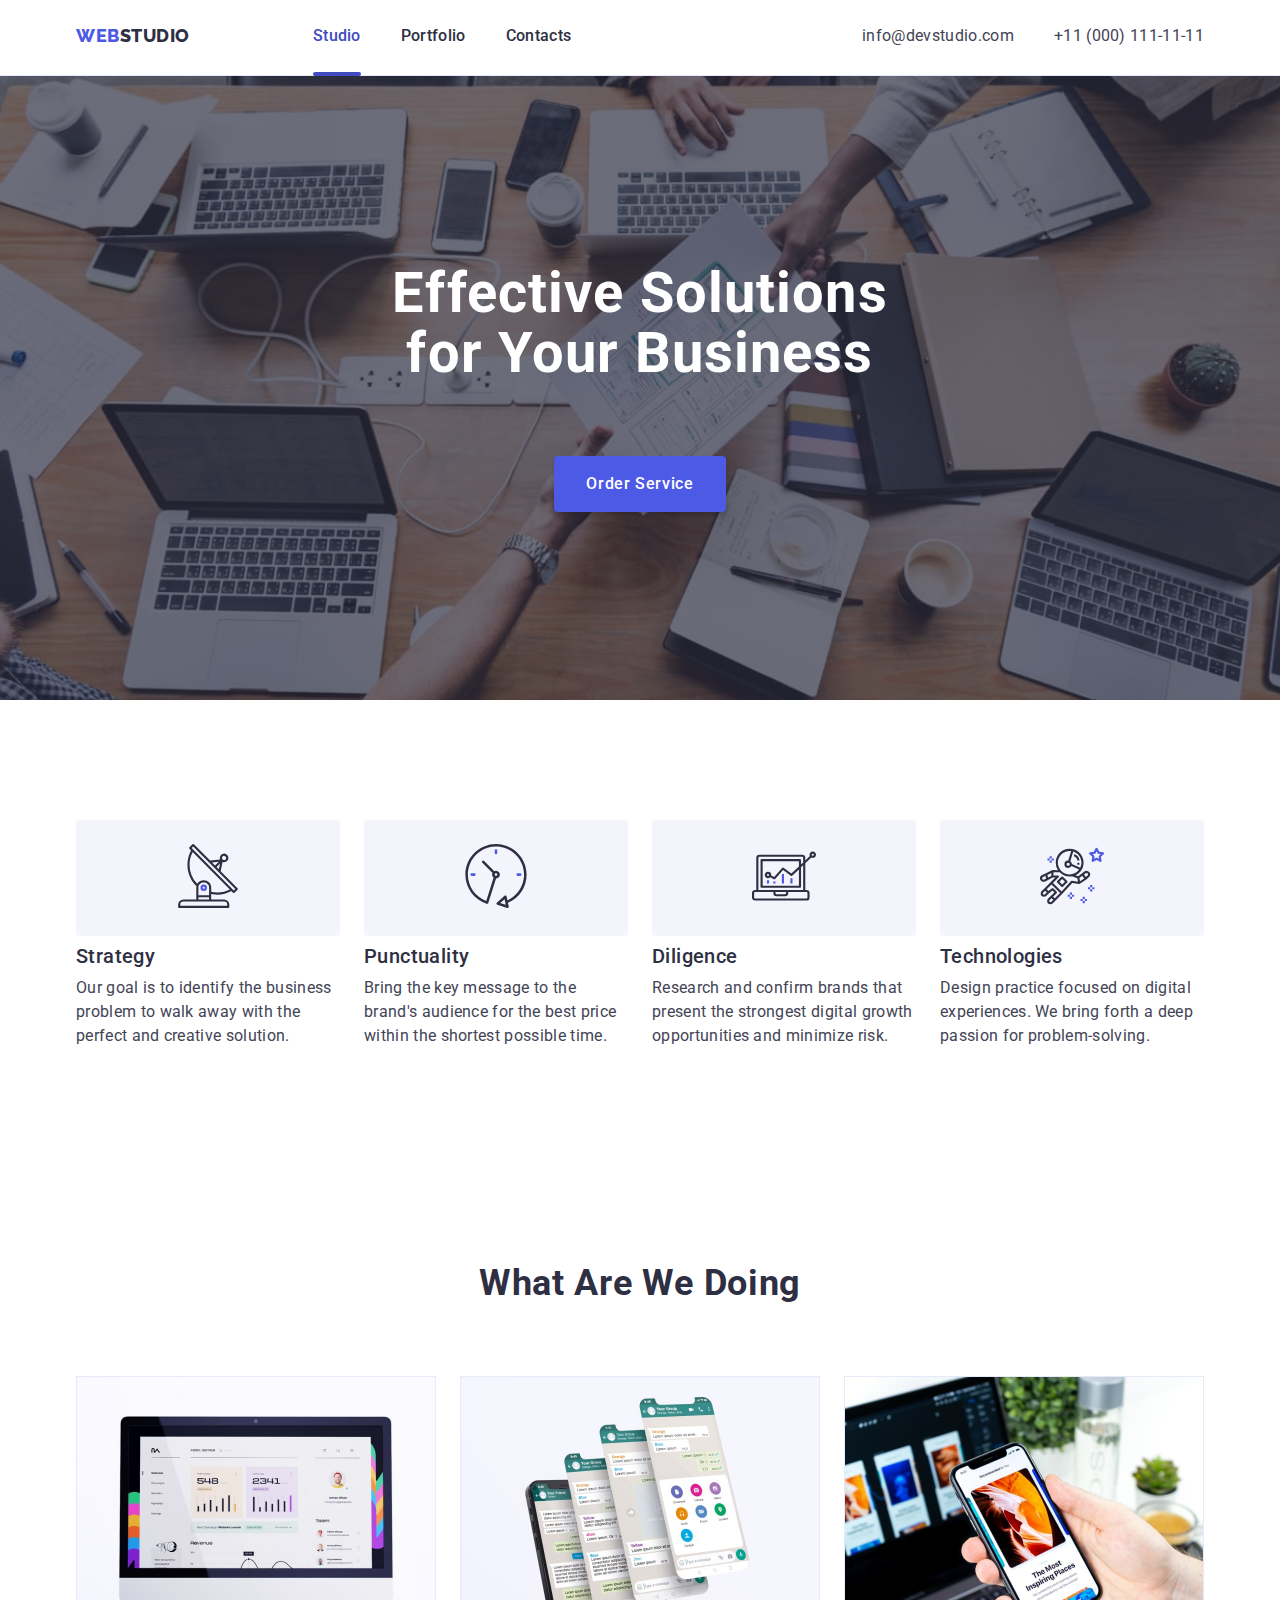
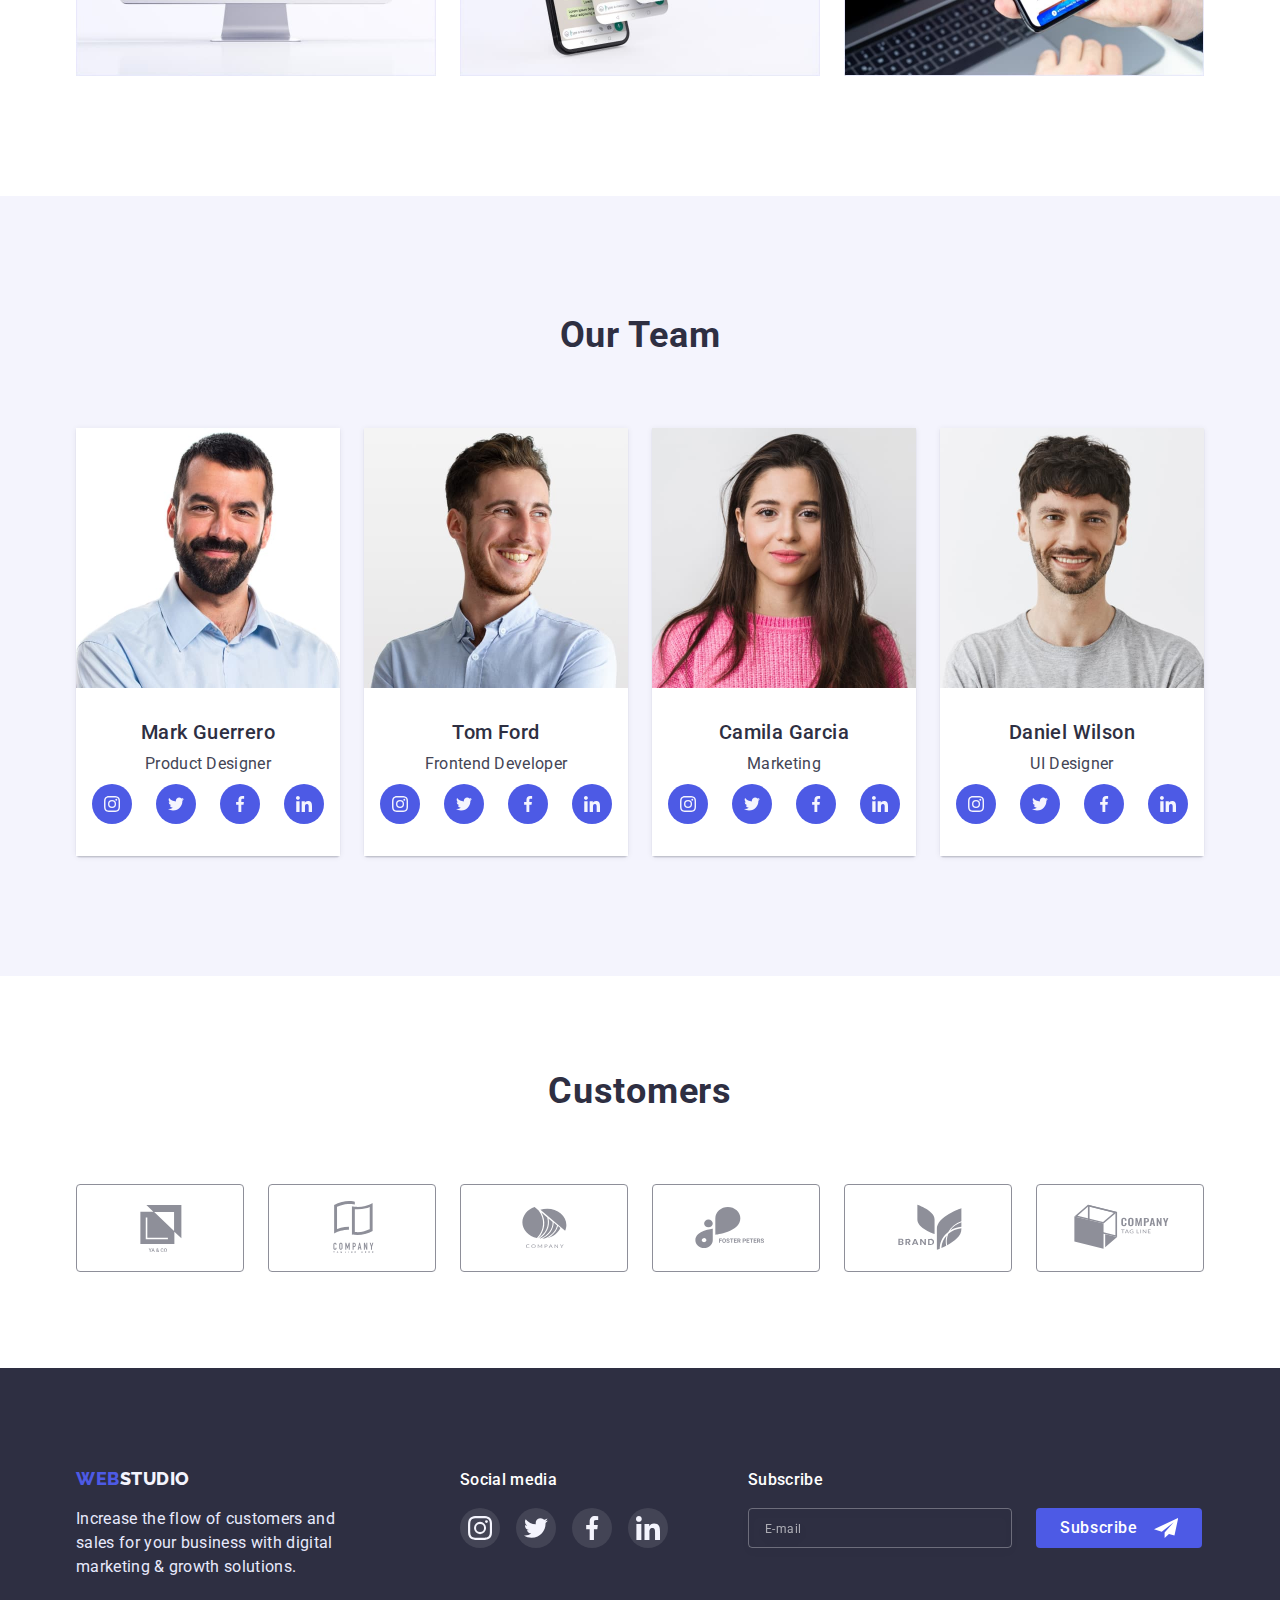
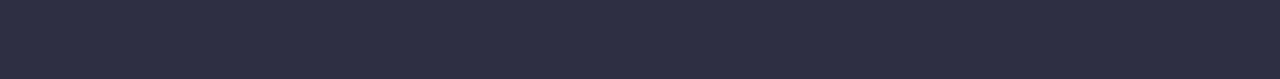
<file: index.html>
<!DOCTYPE html>
<html lang="en">
  <head>
    <meta charset="UTF-8" />
    <meta http-equiv="X-UA-Compatible" content="IE=edge" />
    <meta name="viewport" content="width=device-width, initial-scale=1.0" />
    <link rel="preconnect" href="https://fonts.googleapis.com" />
    <link rel="preconnect" href="https://fonts.gstatic.com" crossorigin />
    <link
      href="https://fonts.googleapis.com/css2?family=Raleway:wght@800&family=Roboto:wght@400;500;700&display=swap"
      rel="stylesheet"
    />
    <link rel="stylesheet" href="./css/modern-normalize.css" />
    <link rel="stylesheet" href="./css/styles.css" />
    <link rel="stylesheet" href="./css/mobile.css" />
    <link rel="stylesheet" href="./css/tablet.css" />
    <link rel="stylesheet" href="./css/desktop.css" />
    <title>Web Studio</title>
  </head>
  <body>
    <header class="header">
      <div class="top-wrapper">
        <div class="container box">
          <a class="logo" href="./index.html"><span class="part-logo">Web</span>Studio</a>
          <button type="button" class="burger-menu" data-menu-open>
            <svg class="icon" width="32" height="22">
              <use href="./images/icons.svg#icon-menu-hamburger"></use>
            </svg>
          </button>
        </div>
      </div>
      <div class="wrapper is-hidden-menu" data-menu>
        <div class="container box">
          <button type="button" class="close-menu" data-menu-close>
            <svg class="icon" width="8" height="8">
              <use href="./images/icons.svg#icon-close"></use>
            </svg>
          </button>
          <div class="inner">
            <nav class="navigation">
              <a class="logo" href="./index.html"><span class="part-logo">Web</span>Studio</a>
              <ul class="menu-list list">
                <li class="list-item">
                  <a class="link active" href="index.html">Studio</a>
                </li>
                <li class="list-item">
                  <a class="link" href="portfolio.html">Portfolio</a>
                </li>
                <li class="list-item">
                  <a class="link" href="">Contacts</a>
                </li>
              </ul>
            </nav>
            <ul class="contacts-list list">
              <li class="list-item">
                <a class="link" href="mailto:info@devstudio.com">info@devstudio.com</a>
              </li>
              <li class="list-item">
                <a class="link" href="tel:+110001111111">+11 (000) 111-11-11</a>
              </li>
            </ul>
            <ul class="soc-list list">
              <li class="list-item">
                <a href="" class="link">
                  <svg class="icon" width="24" height="24">
                    <use href="./images/icons.svg#icon-instagram"></use>
                  </svg>
                </a>
              </li>
              <li class="list-item">
                <a href="" class="link">
                  <svg class="icon" width="24" height="24">
                    <use href="./images/icons.svg#icon-twitter"></use>
                  </svg>
                </a>
              </li>
              <li class="list-item">
                <a href="" class="link">
                  <svg class="icon" width="24" height="24">
                    <use href="./images/icons.svg#icon-facebook"></use>
                  </svg>
                </a>
              </li>
              <li class="list-item">
                <a href="" class="link">
                  <svg class="icon" width="24" height="24">
                    <use href="./images/icons.svg#icon-linkedin"></use>
                  </svg>
                </a>
              </li>
            </ul>
          </div>
        </div>
      </div>
    </header>
    <main class="main">
      <section class="solutions">
        <div class="container">
          <h1 class="title">Effective Solutions for Your Business</h1>
          <button data-modal-open class="btn" type="button">
            Order Service
          </button>
        </div>
      </section>
      <section class="advantages">
        <div class="container">
          <h2 class="visually-hidden">Our Advantages</h2>
          <ul class="list">
            <li class="list-item">
              <div class="wrapper-icon">
                <svg class="icon" width="64" height="64">
                  <use href="./images/icons.svg#icon-advantages-antenna"></use>
                </svg>
              </div>
              <h3 class="title">Strategy</h3>
              <p class="text">
                Our goal is to identify the business problem to walk away with
                the perfect and creative solution.
              </p>
            </li>
            <li class="list-item">
              <div class="wrapper-icon">
                <svg class="icon" width="64" height="64">
                  <use href="./images/icons.svg#icon-advantages-clock"></use>
                </svg>
              </div>
              <h3 class="title">Punctuality</h3>
              <p class="text">
                Bring the key message to the brand's audience for the best price
                within the shortest possible time.
              </p>
            </li>
            <li class="list-item">
              <div class="wrapper-icon">
                <svg class="icon" width="64" height="64">
                  <use href="./images/icons.svg#icon-advantages-diagram"></use>
                </svg>
              </div>
              <h3 class="title">Diligence</h3>
              <p class="text">
                Research and confirm brands that present the strongest digital
                growth opportunities and minimize risk.
              </p>
            </li>
            <li class="list-item">
              <div class="wrapper-icon">
                <svg class="icon" width="64" height="64">
                  <use
                    href="./images/icons.svg#icon-advantages-astronaut"
                  ></use>
                </svg>
              </div>
              <h3 class="title">Technologies</h3>
              <p class="text">
                Design practice focused on digital experiences. We bring forth a
                deep passion for problem-solving.
              </p>
            </li>
          </ul>
        </div>
      </section>
      <section class="projects">
        <div class="container">
          <h2 class="title">What are we doing</h2>
          <ul class="list">
            <li class="list-item">
              <img
                src="./images/website.jpg"
                alt="Website"
                srcset="./images/website-2x.jpg"
                width="360"
                height="300"
              />
            </li>
            <li class="list-item">
              <img
                src="./images/chat.jpg"
                alt="Chat"
                srcset="./images/chat-2x.jpg"
                width="360"
                height="300"
              />
            </li>
            <li class="list-item">
              <img
                src="./images/mobile-application.jpg"
                alt="Mobile application"
                srcset="./images/mobile-application-2x.jpg"
                width="360"
                height="300"
              />
            </li>
          </ul>
        </div>
      </section>
      <section class="team">
        <div class="container">
          <h2 class="title">Our Team</h2>
          <ul class="list">
            <li class="list-item">
              <img
                src="./images/team-member-img-1.jpg"
                alt="Product Designer"
                srcset="./images/team-member-img-1-2x.jpg"
                width="264"
                height="260"
              />
              <div class="caption">
                <h3 class="title">Mark Guerrero</h3>
                <p class="text">Product Designer</p>
                <ul class="icons-list list">
                  <li class="list-item">
                    <a href="" class="link">
                      <svg class="icon" width="16" height="16">
                        <use href="./images/icons.svg#icon-instagram"></use>
                      </svg>
                    </a>
                  </li>
                  <li class="list-item">
                    <a href="" class="link">
                      <svg class="icon" width="16" height="16">
                        <use href="./images/icons.svg#icon-twitter"></use>
                      </svg>
                    </a>
                  </li>
                  <li class="list-item">
                    <a href="" class="link">
                      <svg class="icon" width="16" height="16">
                        <use href="./images/icons.svg#icon-facebook"></use>
                      </svg>
                    </a>
                  </li>
                  <li class="list-item">
                    <a href="" class="link">
                      <svg class="icon" width="16" height="16">
                        <use href="./images/icons.svg#icon-linkedin"></use>
                      </svg>
                    </a>
                  </li>
                </ul>
              </div>
            </li>
            <li class="list-item">
              <img
                src="./images/team-member-img-2.jpg"
                alt="Frontend Developer"
                srcset="./images/team-member-img-2-2x.jpg"
                width="264"
                height="260"
              />
              <div class="caption">
                <h3 class="title">Tom Ford</h3>
                <p class="text">Frontend Developer</p>
                <ul class="icons-list list">
                  <li class="list-item">
                    <a href="" class="link">
                      <svg class="icon" width="16" height="16">
                        <use href="./images/icons.svg#icon-instagram"></use>
                      </svg>
                    </a>
                  </li>
                  <li class="list-item">
                    <a href="" class="link">
                      <svg class="icon" width="16" height="16">
                        <use href="./images/icons.svg#icon-twitter"></use>
                      </svg>
                    </a>
                  </li>
                  <li class="list-item">
                    <a href="" class="link">
                      <svg class="icon" width="16" height="16">
                        <use href="./images/icons.svg#icon-facebook"></use>
                      </svg>
                    </a>
                  </li>
                  <li class="list-item">
                    <a href="" class="link">
                      <svg class="icon" width="16" height="16">
                        <use href="./images/icons.svg#icon-linkedin"></use>
                      </svg>
                    </a>
                  </li>
                </ul>
              </div>
            </li>
            <li class="list-item">
              <img
                src="./images/team-member-img-3.jpg"
                alt="Marketing"
                srcset="./images/team-member-img-3-2x.jpg"
                width="264"
                height="260"
              />
              <div class="caption">
                <h3 class="title">Camila Garcia</h3>
                <p class="text">Marketing</p>
                <ul class="icons-list list">
                  <li class="list-item">
                    <a href="" class="link">
                      <svg class="icon" width="16" height="16">
                        <use href="./images/icons.svg#icon-instagram"></use>
                      </svg>
                    </a>
                  </li>
                  <li class="list-item">
                    <a href="" class="link">
                      <svg class="icon" width="16" height="16">
                        <use href="./images/icons.svg#icon-twitter"></use>
                      </svg>
                    </a>
                  </li>
                  <li class="list-item">
                    <a href="" class="link">
                      <svg class="icon" width="16" height="16">
                        <use href="./images/icons.svg#icon-facebook"></use>
                      </svg>
                    </a>
                  </li>
                  <li class="list-item">
                    <a href="" class="link">
                      <svg class="icon" width="16" height="16">
                        <use href="./images/icons.svg#icon-linkedin"></use>
                      </svg>
                    </a>
                  </li>
                </ul>
              </div>
            </li>
            <li class="list-item">
              <img
                src="./images/team-member-img-4.jpg"
                alt="UI Designer"
                srcset="./images/team-member-img-4-2x.jpg"
                width="264"
                height="260"
              />
              <div class="caption">
                <h3 class="title">Daniel Wilson</h3>
                <p class="text">UI Designer</p>
                <ul class="icons-list list">
                  <li class="list-item">
                    <a href="" class="link">
                      <svg class="icon" width="16" height="16">
                        <use href="./images/icons.svg#icon-instagram"></use>
                      </svg>
                    </a>
                  </li>
                  <li class="list-item">
                    <a href="" class="link">
                      <svg class="icon" width="16" height="16">
                        <use href="./images/icons.svg#icon-twitter"></use>
                      </svg>
                    </a>
                  </li>
                  <li class="list-item">
                    <a href="" class="link">
                      <svg class="icon" width="16" height="16">
                        <use href="./images/icons.svg#icon-facebook"></use>
                      </svg>
                    </a>
                  </li>
                  <li class="list-item">
                    <a href="" class="link">
                      <svg class="icon" width="16" height="16">
                        <use href="./images/icons.svg#icon-linkedin"></use>
                      </svg>
                    </a>
                  </li>
                </ul>
              </div>
            </li>
          </ul>
        </div>
      </section>
      <section class="costumers">
        <div class="container">
          <h2 class="title">Customers</h2>
          <ul class="list">
            <li class="list-item">
              <a href="" class="link">
                <svg class="icon" width="104" height="56">
                  <use href="./images/icons.svg#icon-costumers-logo-1"></use>
                </svg>
              </a>
            </li>
            <li class="list-item">
              <a href="" class="link">
                <svg class="icon" width="104" height="56">
                  <use href="./images/icons.svg#icon-costumers-logo-2"></use>
                </svg>
              </a>
            </li>
            <li class="list-item">
              <a href="" class="link">
                <svg class="icon" width="104" height="56">
                  <use href="./images/icons.svg#icon-costumers-logo-3"></use>
                </svg>
              </a>
            </li>
            <li class="list-item">
              <a href="" class="link">
                <svg class="icon" width="104" height="56">
                  <use href="./images/icons.svg#icon-costumers-logo-4"></use>
                </svg>
              </a>
            </li>
            <li class="list-item">
              <a href="" class="link">
                <svg class="icon" width="104" height="56">
                  <use href="./images/icons.svg#icon-costumers-logo-5"></use>
                </svg>
              </a>
            </li>
            <li class="list-item">
              <a href="" class="link">
                <svg class="icon" width="104" height="56">
                  <use href="./images/icons.svg#icon-costumers-logo-6"></use>
                </svg>
              </a>
            </li>
          </ul>
        </div>
      </section>
    </main>
    <footer class="footer">
      <div class="container box">
        <div class="content">
          <a class="logo" href="./index.html"
            ><span class="part-logo">Web</span>Studio</a
          >
          <p class="text">
            Increase the flow of customers and sales for your business with
            digital marketing & growth solutions.
          </p>
        </div>
        <div class="social-media">
          <h3 class="title">Social media</h3>
          <ul class="list">
            <li class="list-item">
              <a href="" class="link">
                <svg class="icon" width="24" height="24">
                  <use href="./images/icons.svg#icon-instagram"></use>
                </svg>
              </a>
            </li>
            <li class="list-item">
              <a href="" class="link">
                <svg class="icon" width="24" height="24">
                  <use href="./images/icons.svg#icon-twitter"></use>
                </svg>
              </a>
            </li>
            <li class="list-item">
              <a href="" class="link">
                <svg class="icon" width="24" height="24">
                  <use href="./images/icons.svg#icon-facebook"></use>
                </svg>
              </a>
            </li>
            <li class="list-item">
              <a href="" class="link">
                <svg class="icon" width="24" height="24">
                  <use href="./images/icons.svg#icon-linkedin"></use>
                </svg>
              </a>
            </li>
          </ul>
        </div>
        <div class="subscribe">
          <h3 class="title">Subscribe</h3>
          <form class="form">
            <input
              type="email"
              placeholder="E-mail"
              class="inpt"
              name="user-email"
            />
            <button type="submit" class="btn">
              Subscribe
              <svg class="icon" width="24" height="24">
                <use href="./images/icons.svg#icon-send"></use>
              </svg>
            </button>
          </form>
        </div>
      </div>
    </footer>
    <div data-modal class="backdrop is-hidden">
      <div class="modal">
        <button data-modal-close type="button" class="btn">
          <svg class="icon" width="8" height="8">
            <use href="./images/icons.svg#icon-close"></use>
          </svg>
        </button>
        <h3 class="title">Leave your contacts and we will call you back</h3>
        <form class="form">
          <div class="wrapper">
            <label for="user-name" class="text">Name</label>
            <input type="text" class="inpt" name="user-name" id="user-name" />
            <svg class="icon" width="18" height="18">
              <use href="./images/icons.svg#icon-user-name"></use>
            </svg>
          </div>
          <div class="wrapper">
            <label for="user-tel" class="text">Phone</label>
            <input type="tel" class="inpt" name="user-tel" id="user-tel" />
            <svg class="icon" width="18" height="24">
              <use href="./images/icons.svg#icon-user-tel"></use>
            </svg>
          </div>
          <div class="wrapper">
            <label for="user-email" class="text">Email</label>
            <input
              type="email"
              class="inpt"
              name="user-email"
              id="user-email"
            />
            <svg class="icon" width="18" height="24">
              <use href="./images/icons.svg#icon-user-email"></use>
            </svg>
          </div>
          <div class="wrapper">
            <label for="user-comment" class="text">Comment</label>
            <textarea
              name="user-comment"
              id="user-comment"
              class="comment"
              placeholder="Text input"
            ></textarea>
          </div>
          <div class="wrapper-check">
            <input
              type="checkbox"
              name="privacy"
              id="privacy"
              class="check visually-hidden"
            />
            <label for="privacy" class="check-text">
              <span>
                <svg class="icon" width="10" height="8">
                  <use href="./images/icons.svg#icon-checkbox"></use>
                </svg>
              </span>
              <p>I accept the terms and conditions of the
              <a href="" class="check-link">Privacy Policy</a></p>
            </label>
          </div>
          <button type="submit" class="btn">Send</button>
        </form>
      </div>
    </div>
    <script src="./js/mobile-menu.js"></script>
    <script src="./js/modal.js"></script>
  </body>
</html>
</file>
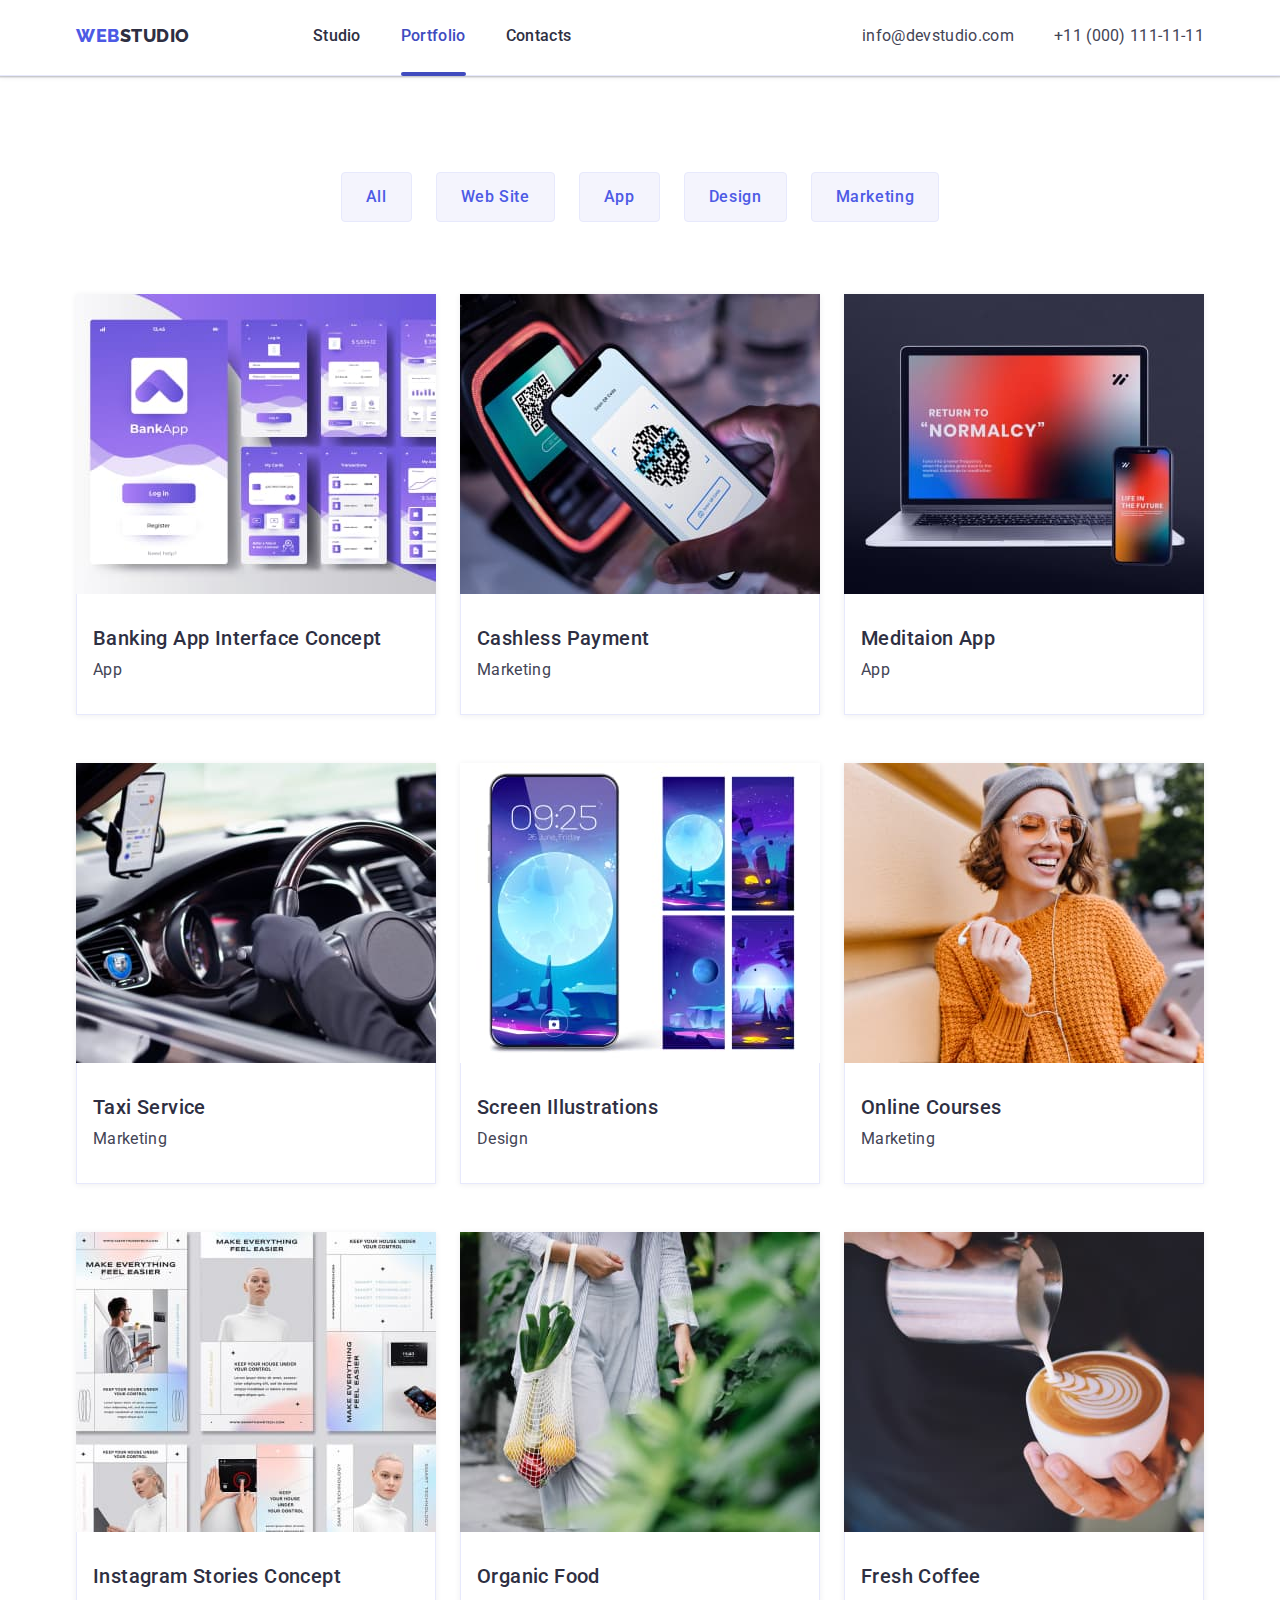
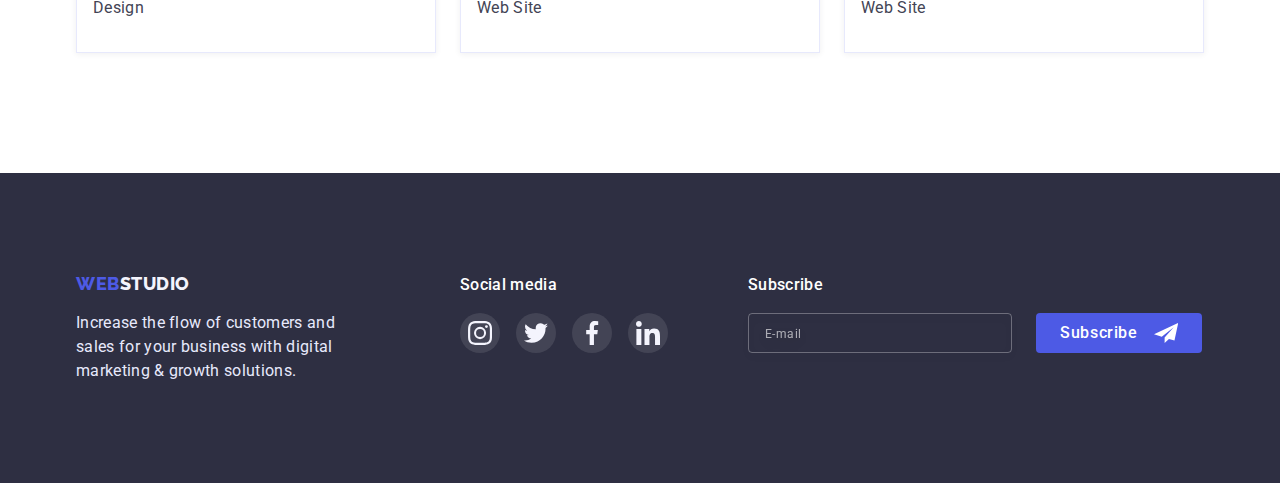
<file: portfolio.html>
<!DOCTYPE html>
<html lang="en">
  <head>
    <meta charset="UTF-8" />
    <meta http-equiv="X-UA-Compatible" content="IE=edge" />
    <meta name="viewport" content="width=device-width, initial-scale=1.0" />
    <title>Portfolio</title>
    <link rel="preconnect" href="https://fonts.googleapis.com" />
    <link rel="preconnect" href="https://fonts.gstatic.com" crossorigin />
    <link
      href="https://fonts.googleapis.com/css2?family=Raleway:wght@800&family=Roboto:wght@400;500&display=swap"
      rel="stylesheet"
    />
    <link rel="stylesheet" href="./css/modern-normalize.css" />
    <link rel="stylesheet" href="./css/styles.css" />
    <link rel="stylesheet" href="./css/mobile.css" />
    <link rel="stylesheet" href="./css/tablet.css" />
    <link rel="stylesheet" href="./css/desktop.css" />
  </head>
  <body>
    <header class="header">
      <div class="top-wrapper">
        <div class="container box">
          <a class="logo" href="./index.html"
            ><span class="part-logo">Web</span>Studio</a
          >
          <button type="button" class="burger-menu" data-menu-open>
            <svg class="icon" width="32" height="22">
              <use href="./images/icons.svg#icon-menu-hamburger"></use>
            </svg>
          </button>
        </div>
      </div>
      <div class="wrapper is-hidden-menu" data-menu>
        <div class="container box">
          <button type="button" class="close-menu" data-menu-close>
            <svg class="icon" width="8" height="8">
              <use href="./images/icons.svg#icon-close"></use>
            </svg>
          </button>
          <div class="inner">
            <nav class="navigation">
              <a class="logo" href="./index.html"
                ><span class="part-logo">Web</span>Studio</a
              >
              <ul class="menu-list list">
                <li class="list-item">
                  <a class="link" href="index.html">Studio</a>
                </li>
                <li class="list-item">
                  <a class="link active" href="portfolio.html">Portfolio</a>
                </li>
                <li class="list-item">
                  <a class="link" href="">Contacts</a>
                </li>
              </ul>
            </nav>
            <ul class="contacts-list list">
              <li class="list-item">
                <a class="link" href="mailto:info@devstudio.com"
                  >info@devstudio.com</a
                >
              </li>
              <li class="list-item">
                <a class="link" href="tel:+110001111111">+11 (000) 111-11-11</a>
              </li>
            </ul>
            <ul class="soc-list list">
              <li class="list-item">
                <a href="" class="link">
                  <svg class="icon" width="24" height="24">
                    <use href="./images/icons.svg#icon-instagram"></use>
                  </svg>
                </a>
              </li>
              <li class="list-item">
                <a href="" class="link">
                  <svg class="icon" width="24" height="24">
                    <use href="./images/icons.svg#icon-twitter"></use>
                  </svg>
                </a>
              </li>
              <li class="list-item">
                <a href="" class="link">
                  <svg class="icon" width="24" height="24">
                    <use href="./images/icons.svg#icon-facebook"></use>
                  </svg>
                </a>
              </li>
              <li class="list-item">
                <a href="" class="link">
                  <svg class="icon" width="24" height="24">
                    <use href="./images/icons.svg#icon-linkedin"></use>
                  </svg>
                </a>
              </li>
            </ul>
          </div>
        </div>
      </div>
    </header>
    <main class="main">
      <section class="portfolio">
        <div class="container">
          <h1 class="visually-hidden">Portfolio</h1>
          <ul class="btns-list list">
            <li class="list-item">
              <button class="btn" type="button">All</button>
            </li>
            <li class="list-item">
              <button class="btn" type="button">Web Site</button>
            </li>
            <li class="list-item">
              <button class="btn" type="button">App</button>
            </li>
            <li class="list-item">
              <button class="btn" type="button">Design</button>
            </li>
            <li class="list-item">
              <button class="btn" type="button">Marketing</button>
            </li>
          </ul>
          <ul class="portfolio-list list">
            <li class="list-item">
              <a href="" class="link">
                <div class="image-area">
                  <picture>
                    <source
                      srcset="
                        ./images/portfolio-banking-app-desk.jpg    1x,
                        ./images/portfolio-banking-app-desk-2x.jpg 2x
                      "
                      media="(min-width: 1200px)"
                    />
                    <source
                      srcset="
                        ./images/portfolio-banking-app-tab.jpg    1x,
                        ./images/portfolio-banking-app-tab-2x.jpg 2x
                      "
                      media="(min-width: 768px)"
                    />
                    <source
                      srcset="
                        ./images/portfolio-banking-app-mob.jpg    1x,
                        ./images/portfolio-banking-app-mob-2x.jpg 2x
                      "
                      media="(min-width: 320px)"
                    />
                    <img
                      src="./images/portfolio-banking-app-mob.jpg"
                      alt="Banking App"
                    />
                  </picture>
                  <p class="text">
                    14 Stylish and User-Friendly App Design Concepts · Task
                    Manager App · Calorie Tracker App · Exotic Fruit Ecommerce
                    App · Cloud Storage App
                  </p>
                </div>
                <div class="caption">
                  <h3 class="title">Banking App Interface Concept</h3>
                  <p class="text">App</p>
                </div>
              </a>
            </li>
            <li class="list-item">
              <a href="" class="link">
                <div class="image-area">
                  <picture>
                    <source
                      srcset="
                        ./images/portfolio-cashless-payment-desk.jpg    1x,
                        ./images/portfolio-cashless-payment-desk-2x.jpg 2x
                      "
                      media="(min-width: 1200px)"
                    />
                    <source
                      srcset="
                        ./images/portfolio-cashless-payment-tab.jpg    1x,
                        ./images/portfolio-cashless-payment-tab-2x.jpg 2x
                      "
                      media="(min-width: 768px)"
                    />
                    <source
                      srcset="
                        ./images/portfolio-cashless-payment-mob.jpg    1x,
                        ./images/portfolio-cashless-payment-mob-2x.jpg 2x
                      "
                      media="(min-width: 320px)"
                    />
                    <img
                      src="./images/portfolio-cashless-payment-mob.jpg"
                      alt="Cashless Payment"
                    />
                  </picture>
                  <p class="text">
                    14 Stylish and User-Friendly App Design Concepts · Task
                    Manager App · Calorie Tracker App · Exotic Fruit Ecommerce
                    App · Cloud Storage App
                  </p>
                </div>
                <div class="caption">
                  <h3 class="title">Cashless Payment</h3>
                  <p class="text">Marketing</p>
                </div>
              </a>
            </li>
            <li class="list-item">
              <a href="" class="link">
                <div class="image-area">
                  <picture>
                    <source
                      srcset="
                        ./images/portfolio-meditation-app-desk.jpg    1x,
                        ./images/portfolio-meditation-app-desk-2x.jpg 2x
                      "
                      media="(min-width: 1200px)"
                    />
                    <source
                      srcset="
                        ./images/portfolio-meditation-app-tab.jpg    1x,
                        ./images/portfolio-meditation-app-tab-2x.jpg 2x
                      "
                      media="(min-width: 768px)"
                    />
                    <source
                      srcset="
                        ./images/portfolio-meditation-app-mob.jpg    1x,
                        ./images/portfolio-meditation-app-mob-2x.jpg 2x
                      "
                      media="(min-width: 320px)"
                    />
                    <img
                      src="./images/portfolio-meditation-app-mob.jpg"
                      alt="Meditaion App"
                    />
                  </picture>
                  <p class="text">
                    14 Stylish and User-Friendly App Design Concepts · Task
                    Manager App · Calorie Tracker App · Exotic Fruit Ecommerce
                    App · Cloud Storage App
                  </p>
                </div>
                <div class="caption">
                  <h3 class="title">Meditaion App</h3>
                  <p class="text">App</p>
                </div>
              </a>
            </li>
            <li class="list-item">
              <a href="" class="link">
                <div class="image-area">
                  <picture>
                    <source
                      srcset="
                        ./images/portfolio-taxi-service-desk.jpg    1x,
                        ./images/portfolio-taxi-service-desk-2x.jpg 2x
                      "
                      media="(min-width: 1200px)"
                    />
                    <source
                      srcset="
                        ./images/portfolio-taxi-service-tab.jpg    1x,
                        ./images/portfolio-taxi-service-tab-2x.jpg 2x
                      "
                      media="(min-width: 768px)"
                    />
                    <source
                      srcset="
                        ./images/portfolio-taxi-service-mob.jpg    1x,
                        ./images/portfolio-taxi-service-mob-2x.jpg 2x
                      "
                      media="(min-width: 320px)"
                    />
                    <img
                      src="./images/portfolio-taxi-service-mob.jpg"
                      alt="Taxi Service"
                    />
                  </picture>
                  <p class="text">
                    14 Stylish and User-Friendly App Design Concepts · Task
                    Manager App · Calorie Tracker App · Exotic Fruit Ecommerce
                    App · Cloud Storage App
                  </p>
                </div>
                <div class="caption">
                  <h3 class="title">Taxi Service</h3>
                  <p class="text">Marketing</p>
                </div>
              </a>
            </li>
            <li class="list-item">
              <a href="" class="link">
                <div class="image-area">
                  <picture>
                    <source
                      srcset="
                        ./images/portfolio-screen-illustrations-desk.jpg    1x,
                        ./images/portfolio-screen-illustrations-desk-2x.jpg 2x
                      "
                      media="(min-width: 1200px)"
                    />
                    <source
                      srcset="
                        ./images/portfolio-screen-illustrations-tab.jpg    1x,
                        ./images/portfolio-screen-illustrations-tab-2x.jpg 2x
                      "
                      media="(min-width: 768px)"
                    />
                    <source
                      srcset="
                        ./images/portfolio-screen-illustrations-mob.jpg    1x,
                        ./images/portfolio-screen-illustrations-mob-2x.jpg 2x
                      "
                      media="(min-width: 320px)"
                    />
                    <img
                      src="./images/portfolio-screen-illustrations-mob.jpg"
                      alt="Screen Illustrations"
                    />
                  </picture>
                  <p class="text">
                    14 Stylish and User-Friendly App Design Concepts · Task
                    Manager App · Calorie Tracker App · Exotic Fruit Ecommerce
                    App · Cloud Storage App
                  </p>
                </div>
                <div class="caption">
                  <h3 class="title">Screen Illustrations</h3>
                  <p class="text">Design</p>
                </div>
              </a>
            </li>
            <li class="list-item">
              <a href="" class="link">
                <div class="image-area">
                  <picture>
                    <source
                      srcset="
                        ./images/portfolio-online-courses-desk.jpg    1x,
                        ./images/portfolio-online-courses-desk-2x.jpg 2x
                      "
                      media="(min-width: 1200px)"
                    />
                    <source
                      srcset="
                        ./images/portfolio-online-courses-tab.jpg    1x,
                        ./images/portfolio-online-courses-tab-2x.jpg 2x
                      "
                      media="(min-width: 768px)"
                    />
                    <source
                      srcset="
                        ./images/portfolio-online-courses-mob.jpg    1x,
                        ./images/portfolio-online-courses-mob-2x.jpg 2x
                      "
                      media="(min-width: 320px)"
                    />
                    <img
                      src="./images/portfolio-online-courses-mob.jpg"
                      alt="Online Courses"
                    />
                  </picture>
                  <p class="text">
                    14 Stylish and User-Friendly App Design Concepts · Task
                    Manager App · Calorie Tracker App · Exotic Fruit Ecommerce
                    App · Cloud Storage App
                  </p>
                </div>
                <div class="caption">
                  <h3 class="title">Online Courses</h3>
                  <p class="text">Marketing</p>
                </div>
              </a>
            </li>
            <li class="list-item">
              <a href="" class="link">
                <div class="image-area">
                  <picture>
                    <source
                      srcset="
                        ./images/portfolio-inst-stories-concept-desk.jpg    1x,
                        ./images/portfolio-inst-stories-concept-desk-2x.jpg 2x
                      "
                      media="(min-width: 1200px)"
                    />
                    <source
                      srcset="
                        ./images/portfolio-inst-stories-concept-tab.jpg    1x,
                        ./images/portfolio-inst-stories-concept-tab-2x.jpg 2x
                      "
                      media="(min-width: 768px)"
                    />
                    <source
                      srcset="
                        ./images/portfolio-inst-stories-concept-mob.jpg    1x,
                        ./images/portfolio-inst-stories-concept-mob-2x.jpg 2x
                      "
                      media="(min-width: 320px)"
                    />
                    <img
                      src="./images/portfolio-inst-stories-concept-mob.jpg"
                      alt="Instagram Stories Concept"
                    />
                  </picture>
                  <p class="text">
                    14 Stylish and User-Friendly App Design Concepts · Task
                    Manager App · Calorie Tracker App · Exotic Fruit Ecommerce
                    App · Cloud Storage App
                  </p>
                </div>
                <div class="caption">
                  <h3 class="title">Instagram Stories Concept</h3>
                  <p class="text">Design</p>
                </div>
              </a>
            </li>
            <li class="list-item">
              <a href="" class="link">
                <div class="image-area">
                  <picture>
                    <source
                      srcset="
                        ./images/portfolio-organic-food-desk.jpg    1x,
                        ./images/portfolio-organic-food-desk-2x.jpg 2x
                      "
                      media="(min-width: 1200px)"
                    />
                    <source
                      srcset="
                        ./images/portfolio-organic-food-tab.jpg    1x,
                        ./images/portfolio-organic-food-tab-2x.jpg 2x
                      "
                      media="(min-width: 768px)"
                    />
                    <source
                      srcset="
                        ./images/portfolio-organic-food-mob.jpg    1x,
                        ./images/portfolio-organic-food-mob-2x.jpg 2x
                      "
                      media="(min-width: 320px)"
                    />
                    <img
                      src="./images/portfolio-organic-food-mob.jpg"
                      alt="Organic Food"
                    />
                  </picture>
                  <p class="text">
                    14 Stylish and User-Friendly App Design Concepts · Task
                    Manager App · Calorie Tracker App · Exotic Fruit Ecommerce
                    App · Cloud Storage App
                  </p>
                </div>
                <div class="caption">
                  <h3 class="title">Organic Food</h3>
                  <p class="text">Web Site</p>
                </div>
              </a>
            </li>
            <li class="list-item">
              <a href="" class="link">
                <div class="image-area">
                  <picture>
                    <source
                      srcset="
                        ./images/portfolio-fresh-coffee-desk.jpg   1x,
                        ./images/portfolio-fresh-coffee-desk-2x.jpg 2x
                      "
                      media="(min-width: 1200px)"
                    />
                    <source
                      srcset="
                        ./images/portfolio-fresh-coffee-tab.jpg   1x,
                        ./images/portfolio-fresh-coffee-tab-2x.jpg 2x
                      "
                      media="(min-width: 768px)"
                    />
                    <source
                      srcset="
                        ./images/portfolio-fresh-coffee-mob.jpg    1x,
                        ./images/portfolio-fresh-coffee-mob-2x.jpg 2x
                      "
                      media="(min-width: 320px)"
                    />
                    <img src="./images/portfolio-fresh-coffee-mob.jpg" alt="Fresh Coffee" />
                  </picture>
                  <p class="text">
                    14 Stylish and User-Friendly App Design Concepts · Task
                    Manager App · Calorie Tracker App · Exotic Fruit Ecommerce
                    App · Cloud Storage App
                  </p>
                </div>
                <div class="caption">
                  <h3 class="title">Fresh Coffee</h3>
                  <p class="text">Web Site</p>
                </div>
              </a>
            </li>
          </ul>
        </div>
      </section>
    </main>
    <footer class="footer">
      <div class="container box">
        <div class="content">
          <a class="logo" href="./index.html"
            ><span class="part-logo">Web</span>Studio</a
          >
          <p class="text">
            Increase the flow of customers and sales for your business with
            digital marketing & growth solutions.
          </p>
        </div>
        <div class="social-media">
          <h3 class="title">Social media</h3>
          <ul class="list">
            <li class="list-item">
              <a href="" class="link">
                <svg class="icon" width="24" height="24">
                  <use href="./images/icons.svg#icon-instagram"></use>
                </svg>
              </a>
            </li>
            <li class="list-item">
              <a href="" class="link">
                <svg class="icon" width="24" height="24">
                  <use href="./images/icons.svg#icon-twitter"></use>
                </svg>
              </a>
            </li>
            <li class="list-item">
              <a href="" class="link">
                <svg class="icon" width="24" height="24">
                  <use href="./images/icons.svg#icon-facebook"></use>
                </svg>
              </a>
            </li>
            <li class="list-item">
              <a href="" class="link">
                <svg class="icon" width="24" height="24">
                  <use href="./images/icons.svg#icon-linkedin"></use>
                </svg>
              </a>
            </li>
          </ul>
        </div>
        <div class="subscribe">
          <h3 class="title">Subscribe</h3>
          <form class="form">
            <input
              type="email"
              placeholder="E-mail"
              class="inpt"
              name="user-email"
            />
            <button type="submit" class="btn">
              Subscribe
              <svg class="icon" width="24" height="24">
                <use href="./images/icons.svg#icon-send"></use>
              </svg>
            </button>
          </form>
        </div>
      </div>
    </footer>
    <script src="./js/mobile-menu.js"></script>
  </body>
</html>
</file>
<file: css/styles.css>
:root {
  --bg-color-dark: #2e2f42;
  --bg-color-light: #f4f4fd;
  --text-color: #434455;
  --second-title-color: #2e2f42;
  --nav-link-color: #2e2f42;
  --btn-color: #4d5ae5;
  --btn-active: #404bbf;
  --link-color-blue: #404bbf;
  --part-logo-color: #4d5ae5;
  --color-white: #fff;
  --icon-bg: #4d5ae5;
  --icon-wrapper-color: #f4f4fd;
  --customers-link-color: #8E8F99;
  --portfolio-border-color: #f4f4fd;
  --portfolio-text-color: #f4f4fd;
  --bg-overlay: #4d5ae5;
  --footer-logo-color: #f4f4fd;
  --footer-text-color: #e7e9fc;
  --footer-bg-icons: rgba(255, 255, 255, 0.1);
  --border-color: #e7e9fc;
  --hover-soc-link: #31D0AA;
  --bg-gradient: linear-gradient(rgba(46, 47, 66, 0.7), rgba(46, 47, 66, 0.7));
  --transition: 250ms cubic-bezier(0.4, 0, 0.2, 1);
  --backdrop-bg-color: rgba(46, 47, 66, 0.4);
  --modal-bg-color: #FCFCFC;
  --modal-btn-bg: #E7E9FC;
  --check-link-color: #4D5AE5;
  --checkbox-icon-color: #f4f4fd;
  --check-text-color: #757575;
  --comment-placeholder-color: rgba(117, 117, 117, 0.5);
  --input-border-color: rgba(33, 33, 33, 0.2);
  --input-border-active: #4D5AE5;
  --label-color: #8E8F99;
  --input-placeholder-color: rgba(255, 255, 255, 0.6);
  --subscribe-input-border-color: rgba(255, 255, 255, 0.3);
}

* {
  box-sizing: border-box;
}

h1,
h2,
h3,
h4,
h5,
h6,
p,
ul {
  margin: 0;
}

ul {
  padding-left: 0;
}

input, button {
  padding: 0;
}

source {
  display: block;
}

img {
  max-width: 100%;
  height: auto;
  display: block;
}

body {
  font-family: "Roboto", sans-serif;
  color: var(--second-title-color);
  font-size: 16px;
}

.container {
  width: 100%;
  padding: 0 15px;
  margin: 0 auto;
}

.list {
  list-style: none;
}

.link {
  text-decoration: none;
  display: block;
}

.btn {
  font-family: inherit;
  font-size: inherit;
  cursor: pointer;
}

.header {
  border-bottom: 1px solid var(--border-color);
  box-shadow: 0px 2px 1px rgba(46, 47, 66, 0.08), 0px 1px 1px rgba(46, 47, 66, 0.16), 0px 1px 6px rgba(46, 47, 66, 0.08);
  height: 70px;
}

.header .top-wrapper .box,
.header .wrapper .inner,
.footer .box,
.navigation,
.list {
  display: flex;
}

.logo {
  font-family: "Raleway", sans-serif;
  font-weight: 800;
  font-size: 18px;
  line-height: 1.33;
  letter-spacing: 0.03em;
  text-transform: uppercase;
  color: var(--nav-link-color);
  text-decoration: none;
}

.part-logo {
  color: var(--part-logo-color);
}

.menu-list {
  gap: 40px;
}

.menu-list .link {
  letter-spacing: 0.02em;
  color: var(--nav-link-color);
  transition: color var(--transition);
}

.contacts-list .link {
  color: var(--text-color);
  transition: color var(--transition);
}

.menu-list .link:hover,
.menu-list .link:focus,
.contacts-list .link:hover,
.contacts-list .link:focus,
.link.active {
  color: var(--link-color-blue);
}

.header .soc-list .link {
  background: var(--icon-bg);
  transition: background-color var(--transition);
}

.header .soc-list .link:hover,
.header .soc-list .link:focus {
  background: var(--link-color-blue);
}

.solutions {
  background: var(--bg-gradient), url(../images/solutions-bg-img-mob.jpg) center;
  background-size: cover;
  text-align: center;
  padding: 112px 0;
  max-width: 428px;
  margin: 0 auto;
}

@media (min-device-pixel-ratio: 2), (min-resolution: 192dpi), (min-resolution: 2dppx) {
  .solutions {
    background-image: var(--bg-gradient), url(../images/solutions-bg-img-mob-2x.jpg);
  }
}

.solutions .title {
  font-size: 36px;
  line-height: 1.11;
  letter-spacing: 0.02em;
  color: var(--color-white);
  margin: 0 auto 72px;
  width: 318.25px;
}

.solutions .btn {
  border: none;
  background: var(--btn-color);
  box-shadow: 0px 4px 4px rgba(0, 0, 0, 0.15);
  border-radius: 4px;
  font-weight: 500;
  line-height: 1.5;
  letter-spacing: 0.04em;
  color: var(--color-white);
  padding: 16px 32px;
  transition: background-color var(--transition);
}

.solutions .btn:hover,
.solutions .btn:focus, 
.modal .form .btn:hover,
.modal .form .btn:focus,
.footer .subscribe .btn:hover,
.footer .subscribe .btn:focus {
  background: var(--btn-active);
}

.visually-hidden {
  position: absolute;
  width: 1px;
  height: 1px;
  margin: -1px;
  border: 0;
  padding: 0;
  white-space: nowrap;
  clip-path: inset(100%);
  clip: rect(0 0 0 0);
  overflow: hidden;
}

.advantages {
  padding: 96px 0;
}

.advantages .list-item {
  width: 100%;
}

.advantages .list,
.team .list, .footer .box {
  justify-content: center;
  flex-wrap: wrap;
  gap: 72px;
}

.advantages .wrapper-icon {
  display: none;
}

.advantages .list .title {
  font-weight: 700;
  font-size: 36px;
  line-height: 1.11;
  letter-spacing: 0.02em;
  margin-bottom: 8px;
  text-align: center;
}

.advantages .list .text {
  font-weight: 500;
}

.team .list .title,
.portfolio-list .title, .modal .title {
  font-weight: 500;
  font-size: 20px;
  line-height: 1.2;
  letter-spacing: 0.02em;
}

.text {
  line-height: 1.5;
  letter-spacing: 0.02em;
  color: var(--text-color);
}

.projects {
  display: none;
}

.team .title, .costumers .title {
  font-size: 36px;
  line-height: 1.11;
  text-align: center;
  letter-spacing: 0.02em;
  text-transform: capitalize;
  margin-bottom: 72px;
}

.team {
  background: var(--bg-color-light);
  padding: 96px 0 128px;
}


.team .list-item {
  box-shadow: 0px 1px 6px rgba(46, 47, 66, 0.08), 0px 1px 1px rgba(46, 47, 66, 0.16), 0px 2px 1px rgba(46, 47, 66, 0.08);
  border-radius: 0px 0px 4px 4px;
}

.team .caption {
  background: var(--color-white);
  padding: 32px 0;
  text-align: center;
}

.team .icons-list {
  justify-content: center;
  gap: 24px;
}

.team .icons-list .list-item {
  box-shadow: none;
}

.team .caption .link {
  background: var(--icon-bg);
  border-radius: 50%;
  padding: 12px;
  transition: background-color var(--transition);
}

.team .caption .link:hover, .team .caption .link:focus {
  background: var(--link-color-blue);
}

.team .caption .icon, .footer .social-media .icon, .header .soc-list .icon {
  display: inherit;
}

.team .list .title {
  margin-bottom: 8px;
}

.team .list .text {
  margin-bottom: 8px;
}

.costumers {
  padding: 96px 0;
}

.costumers .list {
  gap: 72px 16px;
  flex-wrap: wrap;
  justify-content: center;
}

.costumers .list-item {
  flex-basis: calc(50% - 8px);
}

.costumers .link {
  text-align: center;
  padding: 13px 0;
  border: 1px solid var(--customers-link-color);
  border-radius: 4px;
  transition: border-color var(--transition);
}

.costumers .icon {
  fill: var(--customers-link-color);
  transition: fill var(--transition);
}

.costumers .link:hover,
.costumers .link:focus {
  border-color: var(--link-color-blue);
}

.costumers .link:hover .icon, .costumers .link:focus .icon {
  fill: var(--link-color-blue);
}

.portfolio {
  padding: 48px 0;
}

.portfolio .btns-list {
  flex-wrap: wrap;
  gap: 16px 24px;
  margin-bottom: 48px;
}

.portfolio .btn {
  background: var(--bg-color-light);
  border: 1px solid var(--border-color);
  border-radius: 4px;
  font-weight: 500;
  line-height: 1.5;
  text-align: center;
  letter-spacing: 0.04em;
  color: var(--btn-color);
  padding: 12px 24px;
  transition: border-color var(--transition), background-color var(--transition), box-shadow var(--transition), color var(--transition);
}

.portfolio .btn:hover,
.portfolio .btn:focus {
  border-color: var(--btn-active);
  background: var(--btn-active);
  box-shadow: 0px 3px 1px rgba(0, 0, 0, 0.1), 0px 2px 1px rgba(0, 0, 0, 0.08), 0px 2px 2px rgba(0, 0, 0, 0.12);
  color: var(--color-white);
}

.portfolio .portfolio-list {
  flex-wrap: wrap;
  justify-content: center;
  gap: 48px 24px;
}

.portfolio .link {
  color: inherit;
  box-shadow: 0px 1px 6px rgba(46, 47, 66, 0.08);
  transition: box-shadow var(--transition);
}

.portfolio .link:hover,
.portfolio .link:focus {
  box-shadow: 0px 1px 6px rgba(46, 47, 66, 0.08), 0px 1px 1px rgba(46, 47, 66, 0.16), 0px 2px 1px rgba(46, 47, 66, 0.08);
}

.portfolio .image-area {
  position: relative;
  overflow: hidden;
}

.portfolio .image-area .text {
  position: absolute;
  top: 0;
  padding: 40px 32px 0;
  color: var(--portfolio-text-color);
  background: var(--bg-overlay);
  height: 100%;
  transform: translateY(100%);
  overflow: auto;
  transition: transform var(--transition);
}

.portfolio .link:hover .image-area .text,
.portfolio .link:focus .image-area .text {
  transform: translateY(0);
}

.portfolio .portfolio-list .title {
  margin-bottom: 8px;
}

.portfolio .caption {
  padding: 32px 0 32px 16px;
  border: 1px solid var(--border-color);
  border-top: none;
}

.portfolio .link:hover .caption, .portfolio .link:focus .caption {
  padding-left: 16.2px;
  border: 0.5px solid var(--portfolio-border-color);
  border-top: none;
}

.footer {
  background: var(--bg-color-dark);
  padding: 96px 0;
}

.footer .content {
  width: 268px;
}

.footer .logo {
  display: block;
  width: 126px;
  line-height: 1.24;
  color: var(--footer-logo-color);
  margin: 0 auto 16px;
}

.footer .text {
  color: var(--footer-text-color);
}

.footer .title {
  color: var(--color-white);
  font-weight: 500;
  font-size: inherit;
  line-height: 1.5;
  letter-spacing: 0.02em;
  margin-bottom: 16px;
  text-align: center;
}

.footer .social-media .list {
  gap: 16px;
}

.footer .social-media .link, .header .soc-list .link {
  border-radius: 50%;
  padding: 8px;
}

.footer .social-media .link {
  background: var(--footer-bg-icons);
  transition: background-color var(--transition);
}

.footer .social-media .link:hover,
.footer .social-media .link:focus {
  background: var(--hover-soc-link);
}

.footer .subscribe .form {
  display: flex;
  gap: 24px;
  flex-wrap: wrap;
  justify-content: center;
}

.footer .subscribe .inpt {
  border: 1px solid var(--subscribe-input-border-color);
  filter: drop-shadow(0px 4px 4px rgba(0, 0, 0, 0.15));
  border-radius: 4px;
  background: transparent;
  padding: 9.8px 16px;
  flex-grow: 1;
  color: var(--color-white);
}

.footer .subscribe .inpt::placeholder, .modal .comment::placeholder {
  color: var(--input-placeholder-color);
  font-weight: 400;
  font-size: 12px;
  line-height: 2;
  letter-spacing: 0.04em;
}

.footer .subscribe .btn {
  padding: 8px 24px;
  border: none;
  font-weight: 500;
  line-height: 1.5;
  letter-spacing: 0.04em;
  color: var(--color-white);
  display: flex;
  align-items: center;
  gap: 16px;
  background: var(--btn-color);
  border-radius: 4px;
  transition: background-color var(--transition);
}

.backdrop {
  position: fixed;
  top: 0;
  background: var(--backdrop-bg-color);
  width: 100%;
  height: 100%;
  transition: opacity var(--transition), visibility var(--transition);
  overflow-y: auto;
}

.modal {
  position: absolute;
  top: 50%;
  left: 50%;
  transform: translate(-50%, -50%) scale(1) rotate(0);
  transition: transform var(--transition);
  min-height: 576px;
  background: var(--modal-bg-color);
  box-shadow: 0px 1px 1px rgba(0, 0, 0, 0.14), 0px 1px 3px rgba(0, 0, 0, 0.12), 0px 2px 1px rgba(0, 0, 0, 0.2);
  border-radius: 4px;
}

.backdrop.is-hidden .modal {
  transform: translate(-50%, -50%) scale(0) rotate(270deg);
}

.modal>.btn {
  position: absolute;
  top: 24px;
  right: 24px;
}

.modal>.btn, .header .close-menu {
  display: block;
  padding: 7px;
  border-radius: 50%;
  background: var(--modal-btn-bg);
  border: 1px solid rgba(0, 0, 0, 0.1);
  text-align: center;
  transition: fill var(--transition), background-color var(--transition), border-color var(--transition);
}

.modal .btn:hover, .modal .btn:focus  {
  fill: var(--color-white);
  background: var(--btn-active);
  border-color: var(--btn-active);
}

.modal .btn .icon, .header .close-menu .icon {
  display: block;
}

.is-hidden {
  visibility: hidden;
  opacity: 0;
  pointer-events: none;
}

.modal .title {
  line-height: 1.5;
  font-size: 16px;
  text-align: center;
  margin-bottom: 14px;
}

.modal .wrapper {
  position: relative;
  margin-bottom: 8px;
}

.modal .wrapper:nth-child(4) {
  margin-bottom: 16px;
}

.modal .text {
  display: inline-block;
  font-size: 12px;
  line-height: 1.33;
  letter-spacing: 0.04em;
  margin-bottom: 4px;
  color: var(--label-color);
}

.modal .inpt {
  width: 100%;
  height: 40px;
  border: 1px solid var(--input-border-color);
  border-radius: 4px;
  padding: 0 38px;
  background-color: transparent;
  transition: border-color var(--transition);
}

.modal .inpt:focus, .modal .comment:focus, .footer .subscribe .inpt:focus {
  border-color: var(--input-border-active);
}

.modal .wrapper .icon {
  position: absolute;
  left: 16px;
  top: 50%;
  fill: var(--bg-color-dark);
}

.modal .inpt:focus + .icon {
  fill: var(--icon-bg);
}

.modal .comment {
  width: 100%;
  height: 120px;
  padding: 8px 16px;
  border: 1px solid var(--input-border-color);
  border-radius: 4px;
  outline: none;
  resize: none;
  background-color: transparent;
  transition: border-color var(--transition);
}

.modal .comment::placeholder {
  color: var(--comment-placeholder-color);
  line-height: 1.33;
}

.modal .wrapper-check {
  margin-bottom: 24px;
}

.modal .check-text {
  font-weight: 400;
  font-size: 12px;
  line-height: 1.33;
  letter-spacing: 0.04em;
  color: var(--check-text-color);
  display: flex;
  align-items: center;
  gap: 4px;
}

.check:checked + .check-text span {
  background-color: var(--btn-active);
  border-color: var(--btn-active);
  fill: var(--checkbox-icon-color);
}

.modal .check-text span {
  border: 1.25px solid var(--bg-color-dark);
  border-radius: 2px;
  margin-right: 4px;
  padding: 2.75px 1.75px;
  fill: transparent;
}

.modal .check-text .icon {
  display: block;
}

.modal .check-link {
  color: var(--check-link-color);
}

.modal .form .btn {
  width: 169px;
  height: 56px;
  background: var(--btn-color);
  box-shadow: 0px 4px 4px rgba(0, 0, 0, 0.15);
  border-radius: 4px;
  border: none;
  margin: 0 auto;
  display: block;
  font-weight: 500;
  line-height: 1.5;
  letter-spacing: 0.04em;
  color: var(--color-white);
  transition: background-color var(--transition);
}

.link:focus, .btn:focus, .inpt {
  outline: none;
}
</file>
<file: css/mobile.css>
@media screen and (max-width: 447.98px) {
    .contacts-list .list-item:last-child .link {
        font-size: calc(25px + (22 * 0.7) * ((100vw - 320px) / 448));
    }

    .modal {
        width: 91.58888%;
    }
}

@media screen and (min-width: 448px) and (max-width: 767.98px) {
  .container {
    max-width: 428px;
  }

  .contacts-list .list-item:last-child .link {
    font-size: 36px;
  }

  .modal {
    width: 392px;
  }
}

@media screen and (max-width: 767.98px) {
  .top-wrapper .box {
    align-items: center;
    justify-content: space-between;
  }

  .header .top-wrapper .box > .logo {
    padding: 24px 0;
  }

  .burger-menu {
    width: 32px;
    height: 22px;
    background-color: transparent;
    border: none;
  }

  .burger-menu .icon {
    stroke: var(--bg-color-dark);
  }

  .header .wrapper {
    position: fixed;
    top: 0;
    z-index: 20;
    width: 100vw;
    height: 100vh;
    background-color: var(--color-white);
    overflow: auto;
  }

  .header .wrapper .box {
    position: relative;
    padding-top: 80px;
    height: 100%;
    padding: 80px 40px 40px;
  }

  .header .wrapper .close-menu {
    position: absolute;
    top: 40px;
    right: 40px;
  }

  .header .wrapper .inner {
    flex-direction: column;
    height: 100%;
  }

  .header .inner .logo {
    display: none;
  }

  .menu-list {
    flex-direction: column;
  }

  .menu-list .link {
    font-size: 36px;
  }

  .menu-list .link, .contacts-list .list-item:last-child .link {
    font-weight: 700;
    line-height: 1.11;
  }

  .contacts-list {
    flex-direction: column-reverse;
    gap: 40px;
    margin-top: auto;
  }

  .contacts-list,
  .header .navigation {
    margin-bottom: 48px;
  }

  .contacts-list .list-item:first-child .link {
    font-weight: 500;
    font-size: 20px;
    line-height: 1.2;
    letter-spacing: 0.02em;
  }

  .contacts-list .link {
    display: inline;
  }

  .contacts-list .link:hover,
  .contacts-list .link:focus {
    color: var(--btn-color);
  }

  .header .soc-list {
    padding-right: 20px;
    justify-content: space-between;
  }

  .solutions .container {
    padding: 0;
  }

  .modal {
    padding: 72px 16px 24px;
  }

  .is-hidden-menu {
    visibility: hidden;
    opacity: 0;
    pointer-events: none;
  }
  .no-scroll {
    overflow: hidden;
  }
}
</file>
<file: css/tablet.css>
@media screen and (min-width: 768px) {
  .container {
    max-width: 768px;
  }

  .header .top-wrapper,
  .header .close-menu,
  .header .soc-list {
    display: none;
  }

  .header .inner .navigation {
    margin-right: auto;
  }

  .header .wrapper .logo {
    display: block;
    margin-right: 123px;
  }

  .header .logo,
  .navigation .link {
    padding: 24px 0 22px;
  }

  .menu-list .link {
    position: relative;
    font-weight: 500;
    line-height: 1.5;
  }

  .menu-list .active::after {
    content: "";
    position: absolute;
    bottom: 0;
    display: block;
    width: 100%;
    height: 4px;
    background: var(--link-color-blue);
    border-radius: 2px;
  }

  .header .contacts-list {
    flex-direction: column;
    gap: 4px;
    padding: 24px 0 10px;
  }

  .contacts-list .link {
    font-size: 12px;
    line-height: 1.33;
    letter-spacing: 0.04em;
  }

  .solutions {
    background: var(--bg-gradient),
      url(../images/solutions-bg-img-tab.jpg) center;
    background-size: cover;
    padding: 112px 0 108px;
    max-width: 768px;
  }

  @media (min-device-pixel-ratio: 2),
    (min-resolution: 192dpi),
    (min-resolution: 2dppx) {
    .solutions {
      background-image: var(--bg-gradient),
        url(../images/solutions-bg-img-tab-2x.jpg);
    }
  }

  .solutions .title {
    font-size: 56px;
    line-height: 1.07;
    width: 495.5px;
  }

  .advantages .list,
  .costumers .list,
  .footer .box {
    gap: 72px 24px;
  }

  .advantages .list-item {
    flex-basis: calc(50% - 12px);
  }

  .advantages .list .title {
    text-align: left;
  }

  .team {
    padding: 96px 0 104px;
  }

  .team .list {
    gap: 64px 24px;
  }

  .costumers .list-item {
    flex-basis: 0;
  }

  .costumers .link {
    padding: 13px 31px;
  }

  .portfolio {
    padding: 64px 0 96px;
  }

  .portfolio .btns-list {
    margin-bottom: 64px;
  }

  .portfolio .btns-list {
    justify-content: center;
  }

  .portfolio .portfolio-list {
    justify-content: start;
  }

  .footer .box {
    width: 558px;
    justify-content: start;
  }

  .footer .logo {
    margin: 0 0 16px 0;
  }

  .footer .title {
    text-align: left;
  }

  .footer .content,
  .footer .form .inpt {
    width: 264px;
  }

  .modal {
    padding: 72px 24px 24px;
    width: 408px;
  }
}
</file>
<file: css/desktop.css>
@media screen and (min-width: 1200px) {
  .container {
    max-width: 1158px;
  }

  .header {
    height: 76px;
  }

  .header .logo {
    margin-right: 76px;
  }

  .header .logo,
  .header .link {
    padding: 24px 0 28px;
  }

  .header .contacts-list {
    gap: 40px;
    flex-direction: row;
    padding: 0;
  }

  .contacts-list .link {
    font-size: 16px;
    line-height: 1.5;
    letter-spacing: 0.02em;
  }

  .solutions {
    background: var(--bg-gradient),
      url(../images/solutions-bg-img-desk.jpg) center;
    background-size: cover;
    padding: 188px 0;
    max-width: 1440px;
  }

  @media (min-device-pixel-ratio: 2),
    (min-resolution: 192dpi),
    (min-resolution: 2dppx) {
    .solutions {
      background-image: var(--bg-gradient),
        url(../images/solutions-bg-img-desk-2x.jpg);
    }
  }

  .advantages {
    padding-top: 120px;
  }

  .advantages .list {
    gap: 24px;
  }

  .advantages .list-item {
    flex-basis: calc(25% - 18px);
  }

  .advantages .wrapper-icon {
    display: block;
    background: var(--icon-wrapper-color);
    border-radius: 4px;
    margin-bottom: 8px;
    padding: 24px 0;
    text-align: center;
  }

  .advantages .list .title {
    font-weight: 500;
    font-size: 20px;
    line-height: 1.2;
  }

  .advantages .list .text {
    font-weight: 400;
  }

  .team, .projects {
    padding: 120px 0;
  }

  .projects {
    display: block;
  }

  .projects .list {
    display: flex;
    gap: 24px;
  }

  .projects .title {
    font-size: 36px;
    line-height: 1.11;
    text-align: center;
    letter-spacing: 0.02em;
    text-transform: capitalize;
    margin-bottom: 72px;
  }

  .portfolio {
    padding: 96px 0 120px;
  }

  .portfolio .btns-list {
    margin-bottom: 72px;
  }

  .footer {
    padding: 100px 0;
  }

  .footer .box {
    gap: 0;
    flex-wrap: nowrap;
    width: 100%;
  }

  .footer .content {
    margin-right: 120px;
  }

  .footer .social-media {
    margin-right: 80px;
  }

  .footer .subscribe .form {
    flex-wrap: nowrap;
  }
}
</file>
